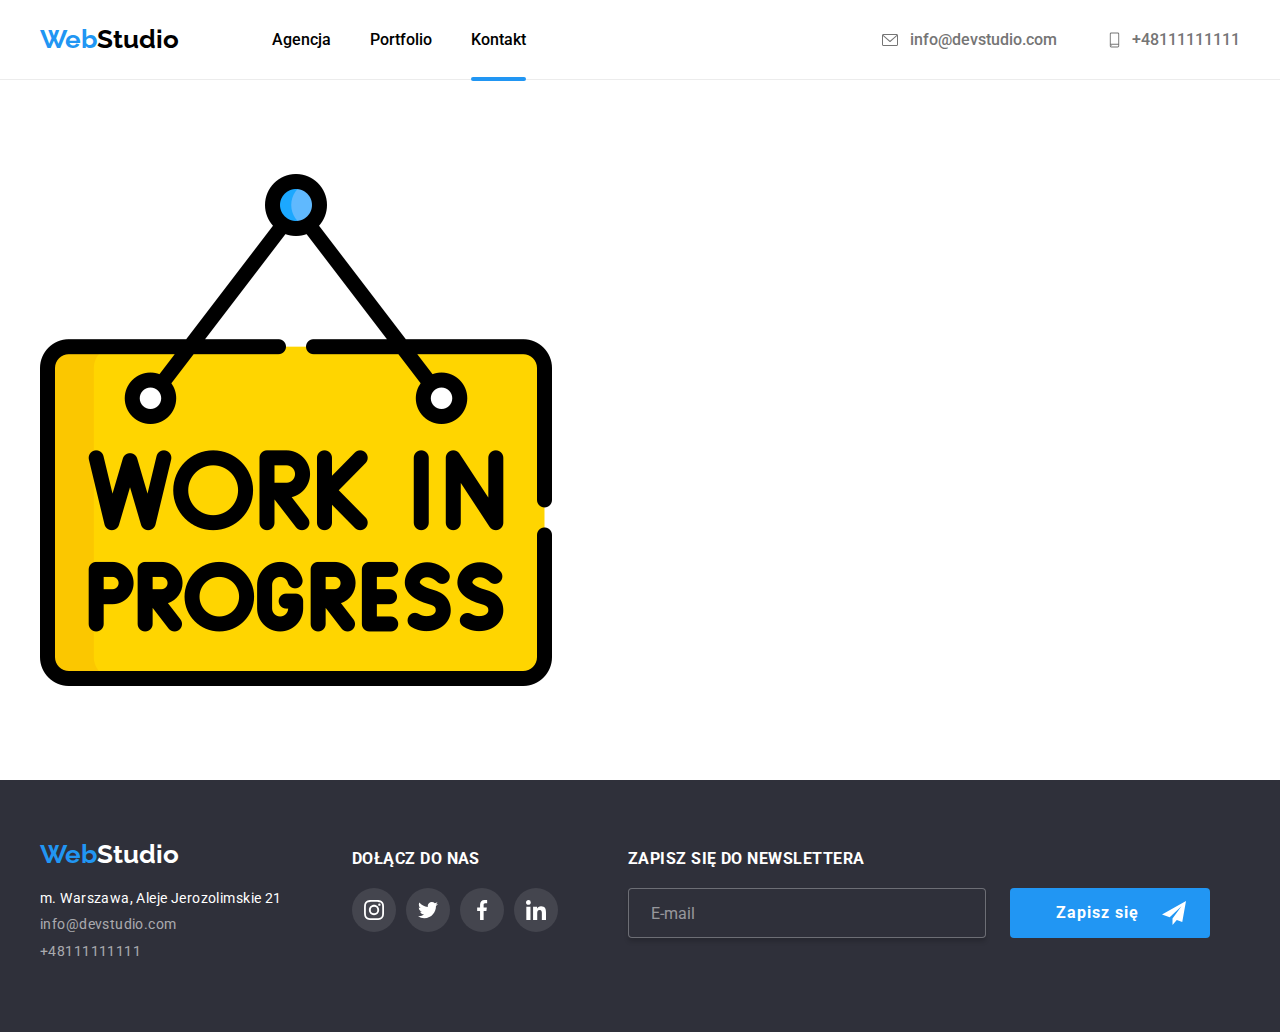
<file: kontakt.html>
<!DOCTYPE html>
<html lang="pl">
    <head>
        <meta charset="UTF-8" />
        <meta http-equiv="X-UA-Compatible" content="IE=edge" />
        <meta name="viewport" content="width=device-width, initial-scale=1.0" />
        <link
            rel="stylesheet"
            href="https://cdnjs.cloudflare.com/ajax/libs/modern-normalize/1.0.0/modern-normalize.min.css"
        />
        <link rel="stylesheet" href="css/main.css" />
        <title>Kontakt</title>
        <link rel="preconnect" href="https://fonts.googleapis.com" />
        <link rel="preconnect" href="https://fonts.gstatic.com" crossorigin />
        <link
            href="https://fonts.googleapis.com/css2?family=Raleway:wght@700&family=Roboto:wght@400;500;700;900&display=swap"
            rel="stylesheet"
        />
    </head>
    <body>
        <header class="header">
            <div class="container">
                <div class="header__page">
                    <div class="header__page-left">
                        <h2 id="header__logo">
                            <a href="index.html"
                                ><span class="header__logo-web">Web</span
                                ><span class="header__logo-studio"
                                    >Studio</span
                                ></a
                            >
                        </h2>
                        <nav class="header__navigation">
                            <ul>
                                <li>
                                    <a href="index.html">Agencja</a>
                                </li>
                                <li>
                                    <a href="portfolio.html">Portfolio</a>
                                </li>
                                <li>
                                    <a
                                        class="header__navigation header__navigation--stress"
                                        href="kontakt.html"
                                        >Kontakt</a
                                    >
                                </li>
                            </ul>
                        </nav>
                    </div>
                    <ul class="header__contacts">
                        <li>
                            <a
                                class="header__contacts-links"
                                href="mailto:info@devstudio.com"
                                ><svg width="20" height="16">
                                    <use
                                        href="images/icons.svg#icon-mail"
                                    ></use>
                                </svg>
                                info@devstudio.com</a
                            >
                        </li>
                        <li>
                            <a
                                class="header__contacts-links"
                                href="tel:+48111111111"
                                ><svg width="15" height="24">
                                    <use
                                        href="images/icons.svg#icon-smartphone"
                                    ></use>
                                </svg>
                                +48111111111</a
                            >
                        </li>
                    </ul>
                </div>
            </div>
        </header>
        <main>
            <div class="section container contact">
                <img
                    class="contact__main"
                    src="images/contact.png"
                    alt="Work in progress"
                />
            </div>
        </main>
        <footer class="footer">
            <div class="container">
                <div class="footer__page">
                    <div class="footer__contact">
                        <h2 id="fooder__logo">
                            <a href="index.html"
                                ><span class="footer__logo-web">Web</span
                                ><span class="footer__logo-studio"
                                    >Studio</span
                                ></a
                            >
                        </h2>
                        <address class="footer__adress">
                            m. Warszawa, Aleje Jerozolimskie 21
                        </address>
                        <ul class="footer__list">
                            <li>
                                <a href="mailto:info@devstudio.com">
                                    info@devstudio.com</a
                                >
                            </li>
                            <li>
                                <a href="tel:+48111111111">+48111111111</a>
                            </li>
                        </ul>
                    </div>
                    <div class="footer__socialmedia">
                        <p class="footer__socialmedia-title">dołącz do nas</p>
                        <ul class="footer__socialmedia-list">
                            <li class="footer__socialmedia-item">
                                <svg width="20" height="20">
                                    <use
                                        href="images/icons.svg#icon-instagram"
                                    ></use>
                                </svg>
                            </li>
                            <li class="footer__socialmedia-item">
                                <svg width="20" height="20">
                                    <use
                                        href="images/icons.svg#icon-twitter"
                                    ></use>
                                </svg>
                            </li>
                            <li class="footer__socialmedia-item">
                                <svg width="20" height="20">
                                    <use
                                        href="images/icons.svg#icon-facebook"
                                    ></use>
                                </svg>
                            </li>
                            <li class="footer__socialmedia-item">
                                <svg width="20" height="20">
                                    <use
                                        href="images/icons.svg#icon-linkedin"
                                    ></use>
                                </svg>
                            </li>
                        </ul>
                    </div>
                    <div class="footer__newsletter">
                        <p class="footer__newsletter-title">
                            Zapisz się do newslettera
                        </p>
                        <form name="footer__newsletter" autocomplete="on">
                            <input
                                class="footer__newsletter-email"
                                type="email"
                                name="newsletter-email"
                                placeholder="E-mail"
                                required
                            />
                            <input
                                class="footer__newsletter-submit"
                                type="submit"
                                name="newsletter-sumbit"
                                value="Zapisz się     "
                            /><svg class="footer__newsletter-icon">
                                <use href="images/icons.svg#icon-send"></use>
                            </svg>
                        </form>
                    </div>
                </div>
            </div>
        </footer>
    </body>
</html>
</file>
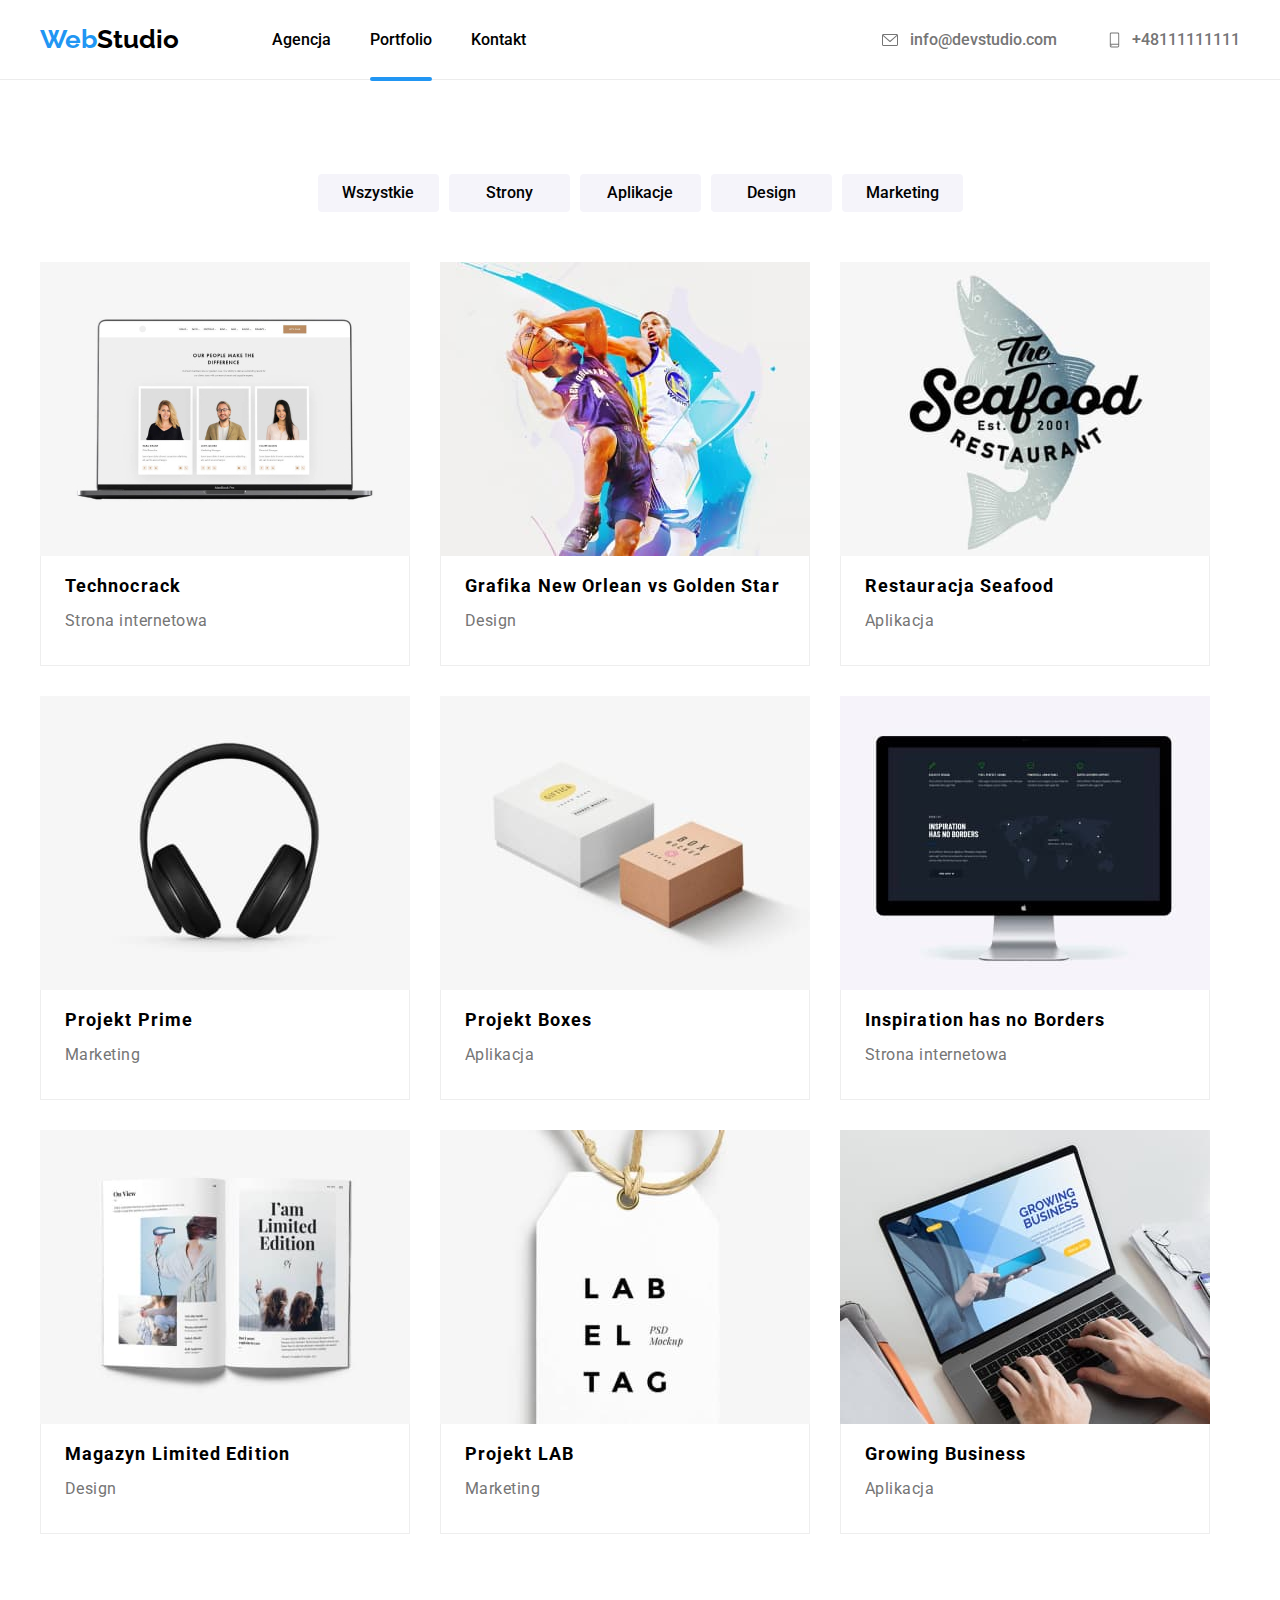
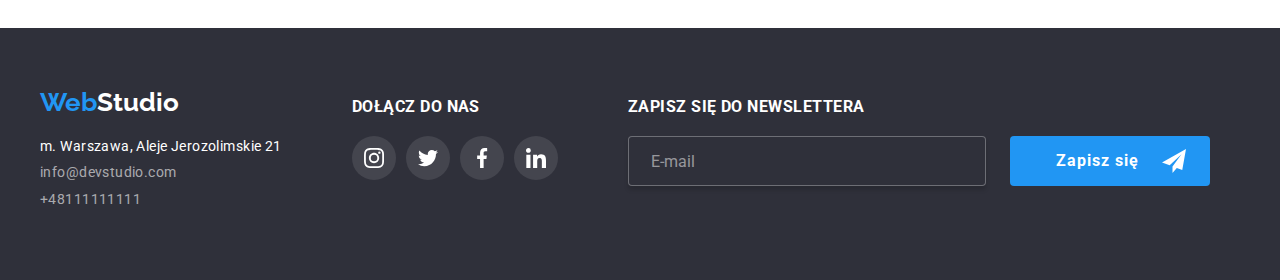
<file: portfolio.html>
<!DOCTYPE html>
<html lang="pl">
    <head>
        <meta charset="UTF-8" />
        <meta http-equiv="X-UA-Compatible" content="IE=edge" />
        <meta name="viewport" content="width=device-width, initial-scale=1.0" />
        <link
            rel="stylesheet"
            href="https://cdnjs.cloudflare.com/ajax/libs/modern-normalize/1.0.0/modern-normalize.min.css"
        />
        <link rel="stylesheet" href="css/main.css" />
        <title>Portfolio</title>
        <link rel="preconnect" href="https://fonts.googleapis.com" />
        <link rel="preconnect" href="https://fonts.gstatic.com" crossorigin />
        <link
            href="https://fonts.googleapis.com/css2?family=Raleway:wght@700&family=Roboto:wght@400;500;700;900&display=swap"
            rel="stylesheet"
        />
    </head>
    <body>
        <header class="header">
            <div class="container">
                <div class="header__page">
                    <div class="header__page-left">
                        <h2 id="header__logo">
                            <a href="index.html"
                                ><span class="header__logo-web">Web</span
                                ><span class="header__logo-studio"
                                    >Studio</span
                                ></a
                            >
                        </h2>
                        <nav class="header__navigation">
                            <ul>
                                <li>
                                    <a href="index.html">Agencja</a>
                                </li>
                                <li>
                                    <a
                                        class="header__navigation header__navigation--stress"
                                        href="portfolio.html"
                                        >Portfolio</a
                                    >
                                </li>
                                <li><a href="kontakt.html">Kontakt</a></li>
                            </ul>
                        </nav>
                    </div>
                    <ul class="header__contacts">
                        <li>
                            <a
                                class="header__contacts-links"
                                href="mailto:info@devstudio.com"
                                ><svg width="20" height="16">
                                    <use
                                        href="images/icons.svg#icon-mail"
                                    ></use>
                                </svg>
                                info@devstudio.com</a
                            >
                        </li>
                        <li>
                            <a
                                class="header__contacts-links"
                                href="tel:+48111111111"
                                ><svg width="15" height="24">
                                    <use
                                        href="images/icons.svg#icon-smartphone"
                                    ></use>
                                </svg>
                                +48111111111</a
                            >
                        </li>
                    </ul>
                </div>
            </div>
        </header>
        <main>
            <section class="section portfolio">
                <div class="container">
                    <ul class="portfolio__button-list">
                        <li>
                            <button
                                class="portfolio__button"
                                onclick="alert('klikam')"
                                type="button"
                            >
                                Wszystkie
                            </button>
                        </li>
                        <li>
                            <button
                                class="portfolio__button"
                                onclick="alert('klikam')"
                                type="button"
                            >
                                Strony
                            </button>
                        </li>
                        <li>
                            <button
                                class="portfolio__button"
                                onclick="alert('klikam')"
                                type="button"
                            >
                                Aplikacje
                            </button>
                        </li>
                        <li>
                            <button
                                class="portfolio__button"
                                onclick="alert('klikam')"
                                type="button"
                            >
                                Design
                            </button>
                        </li>
                        <li>
                            <button
                                class="portfolio__button"
                                onclick="alert('klikam')"
                                type="button"
                            >
                                Marketing
                            </button>
                        </li>
                    </ul>
                </div>
                <div class="container">
                    <ul class="portfolio__list">
                        <li>
                            <figure class="portfolio__figure">
                                <div class="portfolio__img">
                                    <img
                                        src="images/portfolio/Technocrack.jpg"
                                        alt="Technocrack"
                                        width="370"
                                        height="294"
                                    />
                                    <div class="portfolio__overlay">
                                        <p>
                                            Technocrack jest popularną platformą
                                            wykorzystywaną do rozpowszechniania
                                            koronawirusa. Firmy wykorzystują tę
                                            platformę do celów szpiegowskich i
                                            ataków na niezabezpieczone serwery
                                            konkurencji
                                        </p>
                                    </div>
                                </div>
                                <figcaption>
                                    <h4 class="portfolio__header">
                                        Technocrack
                                    </h4>
                                    <p class="portfolio__text">
                                        Strona internetowa
                                    </p>
                                </figcaption>
                            </figure>
                        </li>

                        <li>
                            <figure class="portfolio__figure">
                                <div class="portfolio__img">
                                    <img
                                        src="images/portfolio/Grafika_New_Orlean.jpg"
                                        alt="Grafika New Orlean vs Golden Star"
                                        width="370"
                                        height="294"
                                    />
                                    <div class="portfolio__overlay">
                                        <p>
                                            Technocrack jest popularną platformą
                                            wykorzystywaną do rozpowszechniania
                                            koronawirusa. Firmy wykorzystują tę
                                            platformę do celów szpiegowskich i
                                            ataków na niezabezpieczone serwery
                                            konkurencji
                                        </p>
                                    </div>
                                </div>
                                <figcaption>
                                    <h4 class="portfolio__header">
                                        Grafika New Orlean vs Golden Star
                                    </h4>
                                    <p class="portfolio__text">Design</p>
                                </figcaption>
                            </figure>
                        </li>

                        <li>
                            <figure class="portfolio__figure">
                                <div class="portfolio__img">
                                    <img
                                        src="images/portfolio/Restauracja_Seafood.jpg"
                                        alt="Restauracja Seafood"
                                        width="370"
                                        height="294"
                                    />
                                    <div class="portfolio__overlay">
                                        <p>
                                            Technocrack jest popularną platformą
                                            wykorzystywaną do rozpowszechniania
                                            koronawirusa. Firmy wykorzystują tę
                                            platformę do celów szpiegowskich i
                                            ataków na niezabezpieczone serwery
                                            konkurencji
                                        </p>
                                    </div>
                                </div>
                                <figcaption>
                                    <h4 class="portfolio__header">
                                        Restauracja Seafood
                                    </h4>
                                    <p class="portfolio__text">Aplikacja</p>
                                </figcaption>
                            </figure>
                        </li>

                        <li>
                            <figure class="portfolio__figure">
                                <div class="portfolio__img">
                                    <img
                                        src="images/portfolio/Projekt_Prime.jpg"
                                        alt="Projekt Prime"
                                        width="370"
                                        height="294"
                                    />
                                    <div class="portfolio__overlay">
                                        <p>
                                            Technocrack jest popularną platformą
                                            wykorzystywaną do rozpowszechniania
                                            koronawirusa. Firmy wykorzystują tę
                                            platformę do celów szpiegowskich i
                                            ataków na niezabezpieczone serwery
                                            konkurencji
                                        </p>
                                    </div>
                                </div>
                                <figcaption>
                                    <h4 class="portfolio__header">
                                        Projekt Prime
                                    </h4>
                                    <p class="portfolio__text">Marketing</p>
                                </figcaption>
                            </figure>
                        </li>

                        <li>
                            <figure class="portfolio__figure">
                                <div class="portfolio__img">
                                    <img
                                        src="images/portfolio/Projekt_Boxes.jpg"
                                        alt="Projekt Boxes"
                                        width="370"
                                        height="294"
                                    />
                                    <div class="portfolio__overlay">
                                        <p>
                                            Technocrack jest popularną platformą
                                            wykorzystywaną do rozpowszechniania
                                            koronawirusa. Firmy wykorzystują tę
                                            platformę do celów szpiegowskich i
                                            ataków na niezabezpieczone serwery
                                            konkurencji
                                        </p>
                                    </div>
                                </div>
                                <figcaption>
                                    <h4 class="portfolio__header">
                                        Projekt Boxes
                                    </h4>
                                    <p class="portfolio__text">Aplikacja</p>
                                </figcaption>
                            </figure>
                        </li>

                        <li>
                            <figure class="portfolio__figure">
                                <div class="portfolio__img">
                                    <img
                                        src="images/portfolio/Inspiration.jpg"
                                        alt="Inspiration has no Borders"
                                        width="370"
                                        height="294"
                                    />
                                    <div class="portfolio__overlay">
                                        <p>
                                            Technocrack jest popularną platformą
                                            wykorzystywaną do rozpowszechniania
                                            koronawirusa. Firmy wykorzystują tę
                                            platformę do celów szpiegowskich i
                                            ataków na niezabezpieczone serwery
                                            konkurencji
                                        </p>
                                    </div>
                                </div>
                                <figcaption>
                                    <h4 class="portfolio__header">
                                        Inspiration has no Borders
                                    </h4>
                                    <p class="portfolio__text">
                                        Strona internetowa
                                    </p>
                                </figcaption>
                            </figure>
                        </li>

                        <li>
                            <figure class="portfolio__figure">
                                <div class="portfolio__img">
                                    <img
                                        src="images/portfolio/Magazyn.jpg"
                                        alt="Magazyn Limited Edition"
                                        width="370"
                                        height="294"
                                    />
                                    <div class="portfolio__overlay">
                                        <p>
                                            Technocrack jest popularną platformą
                                            wykorzystywaną do rozpowszechniania
                                            koronawirusa. Firmy wykorzystują tę
                                            platformę do celów szpiegowskich i
                                            ataków na niezabezpieczone serwery
                                            konkurencji
                                        </p>
                                    </div>
                                </div>
                                <figcaption>
                                    <h4 class="portfolio__header">
                                        Magazyn Limited Edition
                                    </h4>
                                    <p class="portfolio__text">Design</p>
                                </figcaption>
                            </figure>
                        </li>

                        <li>
                            <figure class="portfolio__figure">
                                <div class="portfolio__img">
                                    <img
                                        src="images/portfolio/Projekt_LAB.jpg"
                                        alt="Projekt LAB"
                                        width="370"
                                        height="294"
                                    />
                                    <div class="portfolio__overlay">
                                        <p>
                                            Technocrack jest popularną platformą
                                            wykorzystywaną do rozpowszechniania
                                            koronawirusa. Firmy wykorzystują tę
                                            platformę do celów szpiegowskich i
                                            ataków na niezabezpieczone serwery
                                            konkurencji
                                        </p>
                                    </div>
                                </div>
                                <figcaption>
                                    <h4 class="portfolio__header">
                                        Projekt LAB
                                    </h4>
                                    <p class="portfolio__text">Marketing</p>
                                </figcaption>
                            </figure>
                        </li>

                        <li>
                            <figure class="portfolio__figure">
                                <div class="portfolio__img">
                                    <img
                                        src="images/portfolio/Growin_Buisness.jpg"
                                        alt="Growing Business"
                                        width="370"
                                        height="294"
                                    />
                                    <div class="portfolio__overlay">
                                        <p>
                                            Technocrack jest popularną platformą
                                            wykorzystywaną do rozpowszechniania
                                            koronawirusa. Firmy wykorzystują tę
                                            platformę do celów szpiegowskich i
                                            ataków na niezabezpieczone serwery
                                            konkurencji
                                        </p>
                                    </div>
                                </div>
                                <figcaption>
                                    <h4 class="portfolio__header">
                                        Growing Business
                                    </h4>
                                    <p class="portfolio__text">Aplikacja</p>
                                </figcaption>
                            </figure>
                        </li>
                    </ul>
                </div>
            </section>
        </main>
        <footer class="footer">
            <div class="container">
                <div class="footer__page">
                    <div class="footer__contact">
                        <h2 id="fooder__logo">
                            <a href="index.html"
                                ><span class="footer__logo-web">Web</span
                                ><span class="footer__logo-studio"
                                    >Studio</span
                                ></a
                            >
                        </h2>
                        <address class="footer__adress">
                            m. Warszawa, Aleje Jerozolimskie 21
                        </address>
                        <ul class="footer__list">
                            <li>
                                <a href="mailto:info@devstudio.com">
                                    info@devstudio.com</a
                                >
                            </li>
                            <li>
                                <a href="tel:+48111111111">+48111111111</a>
                            </li>
                        </ul>
                    </div>
                    <div class="footer__socialmedia">
                        <p class="footer__socialmedia-title">dołącz do nas</p>
                        <ul class="footer__socialmedia-list">
                            <li class="footer__socialmedia-item">
                                <svg width="20" height="20">
                                    <use
                                        href="images/icons.svg#icon-instagram"
                                    ></use>
                                </svg>
                            </li>
                            <li class="footer__socialmedia-item">
                                <svg width="20" height="20">
                                    <use
                                        href="images/icons.svg#icon-twitter"
                                    ></use>
                                </svg>
                            </li>
                            <li class="footer__socialmedia-item">
                                <svg width="20" height="20">
                                    <use
                                        href="images/icons.svg#icon-facebook"
                                    ></use>
                                </svg>
                            </li>
                            <li class="footer__socialmedia-item">
                                <svg width="20" height="20">
                                    <use
                                        href="images/icons.svg#icon-linkedin"
                                    ></use>
                                </svg>
                            </li>
                        </ul>
                    </div>
                    <div class="footer__newsletter">
                        <p class="footer__newsletter-title">
                            Zapisz się do newslettera
                        </p>
                        <form name="footer__newsletter" autocomplete="on">
                            <input
                                class="footer__newsletter-email"
                                type="email"
                                name="newsletter-email"
                                placeholder="E-mail"
                                required
                            />
                            <input
                                class="footer__newsletter-submit"
                                type="submit"
                                name="newsletter-sumbit"
                                value="Zapisz się     "
                            /><svg class="footer__newsletter-icon">
                                <use href="images/icons.svg#icon-send"></use>
                            </svg>
                        </form>
                    </div>
                </div>
            </div>
        </footer>
    </body>
</html>
</file>
<file: css/main.css>
body {
  font-family: "Roboto", sans-serif;
  color: var(--black-color);
}

*,
*::before,
*::after {
  -webkit-box-sizing: border-box;
          box-sizing: border-box;
  margin: 0;
  padding: 0;
}

.ul {
  padding: 0;
  margin: 0;
  list-style: none;
}

.section {
  padding-bottom: 94px;
  padding-top: 94px;
}

.container {
  max-width: 1200px;
  margin: auto;
}

.header {
  border-bottom: 1px solid #ececec;
  height: 80px;
}
.header__page {
  display: -webkit-box;
  display: -ms-flexbox;
  display: flex;
  -webkit-box-pack: justify;
      -ms-flex-pack: justify;
          justify-content: space-between;
  -webkit-box-align: center;
      -ms-flex-align: center;
          align-items: center;
}
.header__page-left {
  display: -webkit-box;
  display: -ms-flexbox;
  display: flex;
  -webkit-box-orient: horizontal;
  -webkit-box-direction: normal;
      -ms-flex-direction: row;
          flex-direction: row;
  -webkit-box-pack: justify;
      -ms-flex-pack: justify;
          justify-content: space-between;
  -webkit-box-align: center;
      -ms-flex-align: center;
          align-items: center;
  padding-top: 22px;
}
.header__logo-web {
  color: #2196f3;
}
.header__logo-studio {
  color: #000000;
}
.header__navigation ul {
  list-style-type: none;
  display: -webkit-box;
  display: -ms-flexbox;
  display: flex;
  -webkit-box-pack: justify;
      -ms-flex-pack: justify;
          justify-content: space-between;
  width: 254px;
}
.header__navigation a {
  text-decoration: none;
  color: #000000;
  font-weight: 500;
  line-height: 1.38;
  position: relative;
}
.header__navigation a a:hover, .header__navigation a a:focus {
  color: #2196f3;
  fill: #2196f3;
  -webkit-transition: color 250ms;
  transition: color 250ms;
  -webkit-transition-timing-function: cubic-bezier(0.4, 0, 0.2, 1);
          transition-timing-function: cubic-bezier(0.4, 0, 0.2, 1);
}
.header__navigation--stress::after {
  content: "";
  position: absolute;
  background: #2196f3;
  height: 4px;
  border-radius: 2px;
  bottom: 0;
  left: 0;
  right: 0;
  top: 47px;
}
.header__contacts {
  list-style-type: none;
  display: -webkit-box;
  display: -ms-flexbox;
  display: flex;
  gap: 50px;
  padding-top: 22px;
}
.header__contacts a {
  display: -webkit-box;
  display: -ms-flexbox;
  display: flex;
  -webkit-box-align: center;
      -ms-flex-align: center;
          align-items: center;
}
.header__contacts-links {
  text-decoration: none;
  font-weight: 500;
  color: #757575;
  line-height: 1.71;
  fill: #757575;
}
.header__contacts-links:hover, .header__contacts-links:focus {
  color: #2196f3;
  fill: #2196f3;
  -webkit-transition: color 250ms;
  transition: color 250ms;
  -webkit-transition-timing-function: cubic-bezier(0.4, 0, 0.2, 1);
          transition-timing-function: cubic-bezier(0.4, 0, 0.2, 1);
}

#header__logo a {
  text-decoration: none;
  font-family: "Raleway", sans-serif;
  font-size: 26px;
  font-weight: 700;
  line-height: 1.38;
  margin-right: 93px;
}

.header svg {
  margin-right: 10px;
}

.slider {
  background: rgba(47, 48, 58, 0.4);
  background-image: -webkit-gradient(linear, left top, left bottom, from(rgba(47, 48, 58, 0.4)), to(rgba(47, 48, 58, 0.4))), url(/goit-markup-hw-04/images/background-image.jpg);
  background-image: linear-gradient(rgba(47, 48, 58, 0.4), rgba(47, 48, 58, 0.4)), url(/goit-markup-hw-04/images/background-image.jpg);
  background-position: center;
  background-repeat: no-repeat;
  background-size: cover;
  -webkit-box-align: center;
      -ms-flex-align: center;
          align-items: center;
  height: 600px;
  padding-top: 200px;
}
.slider__solution {
  text-align: center;
}
.slider__solution-header {
  color: #ffffff;
  font-weight: 900;
  font-size: 44px;
  text-align: center;
  width: 696px;
  height: 120px;
  letter-spacing: 0.06em;
  text-transform: uppercase;
  margin: auto;
}
.slider__solution-button {
  width: 200px;
  height: 50px;
  border: none;
  background-color: #2196f3;
  font-weight: 700;
  font-size: 16px;
  line-height: 1.9;
  text-align: center;
  letter-spacing: 0.06em;
  cursor: pointer;
  color: #ffffff;
  -webkit-box-shadow: 0px 4px 4px rgba(0, 0, 0, 0.15);
          box-shadow: 0px 4px 4px rgba(0, 0, 0, 0.15);
  border-radius: 4px;
  margin-top: 30px;
}

.features {
  background-color: #ffffff;
}
.features__list {
  list-style-type: none;
  display: -webkit-box;
  display: -ms-flexbox;
  display: flex;
  gap: 30px;
}
.features__svg {
  display: -webkit-box;
  display: -ms-flexbox;
  display: flex;
  width: 100%;
  height: 120px;
  -webkit-box-pack: center;
      -ms-flex-pack: center;
          justify-content: center;
  -webkit-box-align: center;
      -ms-flex-align: center;
          align-items: center;
  background: #f5f4fa;
  border-radius: 4px;
  margin-bottom: 30px;
}
.features__list li {
  -webkit-box-flex: 1;
      -ms-flex-positive: 1;
          flex-grow: 1;
}
.features__title {
  font-weight: 700;
  font-size: 14px;
  letter-spacing: 0.03em;
  line-height: 1.1;
  text-transform: uppercase;
  margin: 0;
}
.features__text {
  font-size: 14px;
  letter-spacing: 0.03em;
  color: #757575;
  line-height: 1.7;
  margin-top: 10px;
  margin-bottom: 0;
}

.whatwedo {
  padding-top: 0%;
  background-color: #ffffff;
}
.whatwedo__header {
  font-size: 36px;
  font-weight: 700;
  letter-spacing: 0.03em;
  text-align: center;
  line-height: 1.17;
  padding-bottom: 50px;
}
.whatwedo__list {
  display: -webkit-box;
  display: -ms-flexbox;
  display: flex;
  gap: 30px;
  list-style-type: none;
}
.whatwedo__list li {
  position: relative;
  -webkit-box-flex: 1;
      -ms-flex-positive: 1;
          flex-grow: 1;
}
.whatwedo__figure img {
  width: 100%;
  height: auto;
}
.whatwedo__figure {
  display: -webkit-box;
  display: -ms-flexbox;
  display: flex;
  padding: 0;
}
.whatwedo__figcaption {
  background-color: rgba(47, 48, 58, 0.4);
  position: absolute;
  font-weight: 700;
  text-align: center;
  letter-spacing: 0.03em;
  text-transform: uppercase;
  color: #ffffff;
  padding-top: 27px;
  width: 100%;
  height: 70px;
  bottom: 0px;
}

.team {
  background-color: #f5f4fa;
  padding-top: 94px;
}
.team__header {
  font-weight: 700;
  font-size: 36px;
  letter-spacing: 0.03em;
  text-align: center;
  line-height: 1.17;
  margin-top: 0;
  padding-bottom: 50px;
}
.team__list {
  display: -webkit-box;
  display: -ms-flexbox;
  display: flex;
  gap: 30px;
  list-style-type: none;
}
.team__figure {
  width: 100%;
  -webkit-box-shadow: 0px 1px 3px rgba(0, 0, 0, 0.12), 0px 1px 1px rgba(0, 0, 0, 0.14), 0px 2px 1px rgba(0, 0, 0, 0.2);
          box-shadow: 0px 1px 3px rgba(0, 0, 0, 0.12), 0px 1px 1px rgba(0, 0, 0, 0.14), 0px 2px 1px rgba(0, 0, 0, 0.2);
  background-color: #ffffff;
  margin: 0;
}
.team__item-header {
  font-weight: 500;
  font-size: 16px;
  text-align: center;
  letter-spacing: 0.03em;
  padding-top: 30px;
  padding-bottom: 10px;
}
.team__item-description {
  font-size: 16px;
  text-align: center;
  letter-spacing: 0.03em;
  color: #757575;
}
.team__figure img {
  width: 100%;
  height: auto;
}
.team__item {
  -webkit-box-flex: 1;
      -ms-flex-positive: 1;
          flex-grow: 1;
}
.team__socialmedia {
  margin-top: 25px;
  padding-bottom: 35px;
}
.team__socialmedia-list {
  display: -webkit-box;
  display: -ms-flexbox;
  display: flex;
  -webkit-box-pack: center;
      -ms-flex-pack: center;
          justify-content: center;
}
.team__socialmedia-item {
  width: 40px;
  height: 40px;
  margin: 0 10px;
  display: -webkit-inline-box;
  display: -ms-inline-flexbox;
  display: inline-flex;
  -webkit-box-pack: center;
      -ms-flex-pack: center;
          justify-content: center;
  -webkit-box-align: center;
      -ms-flex-align: center;
          align-items: center;
  border-radius: 50px;
  cursor: pointer;
  fill: #afb1b8;
}
.team__socialmedia-item:hover, .team__socialmedia-item:focus {
  fill: #ffffff;
  background-color: #2196f3;
  -webkit-transition: color 250ms;
  transition: color 250ms;
  -webkit-transition-timing-function: cubic-bezier(0.4, 0, 0.2, 1);
          transition-timing-function: cubic-bezier(0.4, 0, 0.2, 1);
}

.customers {
  background-color: #ffffff;
}
.customers__header {
  font-size: 36px;
  font-weight: 700;
  letter-spacing: 0.03em;
  text-align: center;
  line-height: 1.17;
  padding-bottom: 50px;
}
.customers__list {
  display: -webkit-box;
  display: -ms-flexbox;
  display: flex;
  gap: 30px;
}
.customers__item {
  width: 170px;
  height: 92px;
  border: 1px solid #afb1b8;
  border-radius: 4px;
  display: -webkit-box;
  display: -ms-flexbox;
  display: flex;
  -webkit-box-pack: center;
      -ms-flex-pack: center;
          justify-content: center;
  -webkit-box-align: center;
      -ms-flex-align: center;
          align-items: center;
  cursor: pointer;
  fill: #afb1b8;
}
.customers__item:hover, .customers__item:focus {
  fill: #2196f3;
  border-color: #2196f3;
  -webkit-transition: color 250ms;
  transition: color 250ms;
  -webkit-transition-timing-function: cubic-bezier(0.4, 0, 0.2, 1);
          transition-timing-function: cubic-bezier(0.4, 0, 0.2, 1);
}

.footer {
  background-color: #2f303a;
  width: 100%;
  height: 252px;
}
.footer__page {
  display: -webkit-box;
  display: -ms-flexbox;
  display: flex;
}
.footer__contact {
  padding-top: 60px;
  display: -webkit-box;
  display: -ms-flexbox;
  display: flex;
  -webkit-box-orient: vertical;
  -webkit-box-direction: normal;
      -ms-flex-direction: column;
          flex-direction: column;
}
.footer__logo-web {
  color: #2196f3;
}
.footer__logo-studio {
  color: #ffffff;
}
.footer__adress {
  color: #ffffff;
  font-size: 14px;
  vertical-align: top;
  letter-spacing: 0.03em;
  font-style: normal;
  padding-bottom: 9px;
  padding-top: 20px;
}
.footer__list {
  list-style-type: none;
  display: -webkit-box;
  display: -ms-flexbox;
  display: flex;
  -webkit-box-orient: vertical;
  -webkit-box-direction: normal;
      -ms-flex-direction: column;
          flex-direction: column;
}
.footer__list a:hover {
  color: #2196f3;
  -webkit-transition: color 250ms;
  transition: color 250ms;
  -webkit-transition-timing-function: cubic-bezier(0.4, 0, 0.2, 1);
          transition-timing-function: cubic-bezier(0.4, 0, 0.2, 1);
}
.footer__list a:focus {
  color: #2196f3;
  -webkit-transition: color 250ms;
  transition: color 250ms;
  -webkit-transition-timing-function: cubic-bezier(0.4, 0, 0.2, 1);
          transition-timing-function: cubic-bezier(0.4, 0, 0.2, 1);
}
.footer__list li {
  padding-bottom: 9px;
}
.footer__list a {
  text-decoration: none;
  color: rgba(255, 255, 255, 0.6);
  font-style: normal;
  letter-spacing: 0.03em;
  font-size: 14px;
}
.footer__socialmedia {
  padding-left: 70px;
  padding-top: 70px;
}
.footer__socialmedia-title {
  font-weight: 700;
  line-height: 1.14;
  letter-spacing: 0.03em;
  text-transform: uppercase;
  color: #ffffff;
}
.footer__socialmedia-list {
  display: -webkit-box;
  display: -ms-flexbox;
  display: flex;
  padding-top: 20px;
  gap: 10px;
}
.footer__socialmedia-item {
  width: 44px;
  height: 44px;
  display: -webkit-inline-box;
  display: -ms-inline-flexbox;
  display: inline-flex;
  -webkit-box-pack: center;
      -ms-flex-pack: center;
          justify-content: center;
  -webkit-box-align: center;
      -ms-flex-align: center;
          align-items: center;
  border-radius: 50px;
  fill: #ffffff;
  background: rgba(255, 255, 255, 0.1);
}
.footer__socialmedia-item:hover, .footer__socialmedia-item:focus {
  fill: #ffffff;
  background-color: #2196f3;
  -webkit-transition: color 250ms;
  transition: color 250ms;
  -webkit-transition-timing-function: cubic-bezier(0.4, 0, 0.2, 1);
          transition-timing-function: cubic-bezier(0.4, 0, 0.2, 1);
}
.footer__newsletter {
  padding-left: 70px;
  padding-top: 70px;
}
.footer__newsletter-title {
  font-weight: 700;
  line-height: 1.14;
  letter-spacing: 0.03em;
  text-transform: uppercase;
  color: #ffffff;
  padding-bottom: 20px;
}
.footer__newsletter form {
  position: relative;
  display: -webkit-inline-box;
  display: -ms-inline-flexbox;
  display: inline-flex;
  gap: 24px;
}
.footer__newsletter-email {
  width: 358px;
  height: 50px;
  padding-left: 22px;
  background-color: #2f303a;
  color: #ffffff;
  border: 1px solid rgba(255, 255, 255, 0.3);
  -webkit-box-shadow: 0px 4px 4px rgba(0, 0, 0, 0.15);
          box-shadow: 0px 4px 4px rgba(0, 0, 0, 0.15);
  border-radius: 4px;
  -webkit-transition: -webkit-transform 250ms ease-in, -webkit-box-shadow 250ms ease-in;
  transition: -webkit-transform 250ms ease-in, -webkit-box-shadow 250ms ease-in;
  transition: transform 250ms ease-in, box-shadow 250ms ease-in;
  transition: transform 250ms ease-in, box-shadow 250ms ease-in, -webkit-transform 250ms ease-in, -webkit-box-shadow 250ms ease-in;
}
.footer__newsletter-email::-webkit-input-placeholder {
  color: rgba(255, 255, 255, 0.5);
}
.footer__newsletter-email::-moz-placeholder {
  color: rgba(255, 255, 255, 0.5);
}
.footer__newsletter-email:-ms-input-placeholder {
  color: rgba(255, 255, 255, 0.5);
}
.footer__newsletter-email::-ms-input-placeholder {
  color: rgba(255, 255, 255, 0.5);
}
.footer__newsletter-email::placeholder {
  color: rgba(255, 255, 255, 0.5);
}
.footer__newsletter-email:focus {
  outline: none;
  border: 2px solid;
  border-color: #2196f3;
}
.footer__newsletter-submit {
  width: 200px;
  height: 50px;
  background-color: #2196f3;
  border: none;
  border-radius: 4px;
  color: #ffffff;
  font-weight: 700;
  font-size: 16px;
  text-align: center;
  letter-spacing: 0.06em;
  -webkit-transition: -webkit-transform 750ms cubic-bezier(0.175, 0.885, 0.32, 1.275);
  transition: -webkit-transform 750ms cubic-bezier(0.175, 0.885, 0.32, 1.275);
  transition: transform 750ms cubic-bezier(0.175, 0.885, 0.32, 1.275);
  transition: transform 750ms cubic-bezier(0.175, 0.885, 0.32, 1.275), -webkit-transform 750ms cubic-bezier(0.175, 0.885, 0.32, 1.275);
  cursor: pointer;
}
.footer__newsletter-icon {
  position: absolute;
  width: 24px;
  height: 24px;
  fill: #ffffff;
  right: 4%;
  top: 26%;
  -webkit-transition: -webkit-transform 1000ms ease-out;
  transition: -webkit-transform 1000ms ease-out;
  transition: transform 1000ms ease-out;
  transition: transform 1000ms ease-out, -webkit-transform 1000ms ease-out;
}
.footer__newsletter-submit:hover + .footer__newsletter-icon {
  -webkit-transform: translate(20px, -10px) scale(0.9);
          transform: translate(20px, -10px) scale(0.9);
}

#fooder__logo a {
  text-decoration: none;
  font-family: Raleway;
  font-size: 26px;
  font-weight: 700;
}

.portfolio {
  background-color: #ffffff;
}
.portfolio__button-list {
  list-style-type: none;
  display: -webkit-box;
  display: -ms-flexbox;
  display: flex;
  margin-bottom: 50px;
  gap: 10px;
  -webkit-box-pack: center;
      -ms-flex-pack: center;
          justify-content: center;
}
.portfolio__button {
  width: 121px;
  height: 38px;
  border: none;
  background-color: #f5f4fa;
  font-weight: 500;
  font-size: 16px;
  text-align: center;
  cursor: pointer;
  color: #000000;
  border-radius: 4px;
}
.portfolio__button:hover, .portfolio__button:focus {
  color: #ffffff;
  background-color: #2196f3;
  -webkit-box-shadow: 0px 3px 1px rgba(0, 0, 0, 0.1), 0px 1px 2px rgba(0, 0, 0, 0.08), 0px 2px 2px rgba(0, 0, 0, 0.12);
          box-shadow: 0px 3px 1px rgba(0, 0, 0, 0.1), 0px 1px 2px rgba(0, 0, 0, 0.08), 0px 2px 2px rgba(0, 0, 0, 0.12);
  border-radius: 4px;
  -webkit-transition: color 250ms;
  transition: color 250ms;
  -webkit-transition-timing-function: cubic-bezier(0.4, 0, 0.2, 1);
          transition-timing-function: cubic-bezier(0.4, 0, 0.2, 1);
}
.portfolio__list {
  list-style-type: none;
  display: -webkit-box;
  display: -ms-flexbox;
  display: flex;
  -ms-flex-wrap: wrap;
      flex-wrap: wrap;
  gap: 30px;
}
.portfolio__list figcaption {
  background-color: #ffffff;
  border-bottom: 1px solid #eeeeee;
  border-right: 1px solid #eeeeee;
  border-left: 1px solid #eeeeee;
  height: 110px;
}
.portfolio__list figure {
  font-size: 0;
}
.portfolio__figure {
  width: 370px;
  height: 100%;
  margin: 0;
  cursor: pointer;
  position: relative;
  overflow: hidden;
}
.portfolio__figure:hover, .portfolio__figure:focus {
  -webkit-box-shadow: 0px 1px 1px 0px rgba(0, 0, 0, 0.12), 0px 4px 4px 0px rgba(0, 0, 0, 0.06), 1px 4px 6px 0px rgba(0, 0, 0, 0.16);
          box-shadow: 0px 1px 1px 0px rgba(0, 0, 0, 0.12), 0px 4px 4px 0px rgba(0, 0, 0, 0.06), 1px 4px 6px 0px rgba(0, 0, 0, 0.16);
  -webkit-transition: color 250ms;
  transition: color 250ms;
  -webkit-transition-timing-function: cubic-bezier(0.4, 0, 0.2, 1);
          transition-timing-function: cubic-bezier(0.4, 0, 0.2, 1);
}
.portfolio__header {
  font-weight: 700;
  font-size: 18px;
  letter-spacing: 0.06em;
  margin: 0;
  padding-left: 24px;
  padding-top: 20px;
}
.portfolio__text {
  color: #757575;
  font-size: 16px;
  letter-spacing: 0.03em;
  margin: 0;
  padding-left: 24px;
  padding-top: 15px;
  height: 110px;
}
.portfolio__img {
  position: relative;
  overflow: hidden;
}
.portfolio__figure:hover .portfolio__overlay {
  -webkit-transform: translatey(0);
          transform: translatey(0);
}
.portfolio__overlay {
  position: absolute;
  display: -webkit-box;
  display: -ms-flexbox;
  display: flex;
  bottom: 0;
  left: 0;
  width: 100%;
  height: 100%;
  background: #2196f3;
  -webkit-transform: translatey(100%);
          transform: translatey(100%);
  -webkit-transition: -webkit-transform 250ms ease;
  transition: -webkit-transform 250ms ease;
  transition: transform 250ms ease;
  transition: transform 250ms ease, -webkit-transform 250ms ease;
  -webkit-box-align: center;
      -ms-flex-align: center;
          align-items: center;
}
.portfolio__overlay p {
  color: #ffffff;
  font-size: 18px;
  line-height: 1.55;
  letter-spacing: 0.03em;
  padding: 49px 45px 49px 24px;
}

.modal {
  position: fixed;
  top: 0;
  left: 0;
  width: 100%;
  height: 100%;
  background-color: rgba(0, 0, 0, 0.2);
  -webkit-transition: opacity 250ms linear, visibility 250ms linear, -webkit-transform 250ms linear;
  transition: opacity 250ms linear, visibility 250ms linear, -webkit-transform 250ms linear;
  transition: transform 250ms linear, opacity 250ms linear, visibility 250ms linear;
  transition: transform 250ms linear, opacity 250ms linear, visibility 250ms linear, -webkit-transform 250ms linear;
  display: -webkit-box;
  display: -ms-flexbox;
  display: flex;
  -webkit-box-pack: center;
      -ms-flex-pack: center;
          justify-content: center;
  -webkit-box-align: center;
      -ms-flex-align: center;
          align-items: center;
  z-index: 3;
}
.modal__section {
  position: absolute;
  width: 528px;
  min-height: 581px;
  border-radius: 4px;
  background-color: #ffffff;
  -webkit-box-shadow: 0px 1px 3px rgba(0, 0, 0, 0.12), 0px 1px 1px rgba(0, 0, 0, 0.14), 0px 2px 1px rgba(0, 0, 0, 0.2);
          box-shadow: 0px 1px 3px rgba(0, 0, 0, 0.12), 0px 1px 1px rgba(0, 0, 0, 0.14), 0px 2px 1px rgba(0, 0, 0, 0.2);
  -webkit-transition: -webkit-transform 250ms cubic-bezier(0.4, 0, 0.2, 1);
  transition: -webkit-transform 250ms cubic-bezier(0.4, 0, 0.2, 1);
  transition: transform 250ms cubic-bezier(0.4, 0, 0.2, 1);
  transition: transform 250ms cubic-bezier(0.4, 0, 0.2, 1), -webkit-transform 250ms cubic-bezier(0.4, 0, 0.2, 1);
}
.modal__exit {
  position: absolute;
  top: 8px;
  right: 8px;
  width: 30px;
  height: 30px;
  background-color: #ffffff;
  border: 1px solid rgba(0, 0, 0, 0.1);
  border-radius: 50%;
  cursor: pointer;
  padding: 0;
  line-height: 29px;
}
.modal__exit:hover {
  background-color: #2196f3;
  color: #ffffff;
  -webkit-box-shadow: 0px 1px 3px rgba(0, 0, 0, 0.12), 0px 1px 1px rgba(0, 0, 0, 0.14), 0px 2px 1px rgba(0, 0, 0, 0.2);
          box-shadow: 0px 1px 3px rgba(0, 0, 0, 0.12), 0px 1px 1px rgba(0, 0, 0, 0.14), 0px 2px 1px rgba(0, 0, 0, 0.2);
  -webkit-transition: -webkit-transform 250ms cubic-bezier(0.4, 0, 0.2, 1);
  transition: -webkit-transform 250ms cubic-bezier(0.4, 0, 0.2, 1);
  transition: transform 250ms cubic-bezier(0.4, 0, 0.2, 1);
  transition: transform 250ms cubic-bezier(0.4, 0, 0.2, 1), -webkit-transform 250ms cubic-bezier(0.4, 0, 0.2, 1);
}
.modal__form {
  display: -webkit-box;
  display: -ms-flexbox;
  display: flex;
  -webkit-box-orient: vertical;
  -webkit-box-direction: normal;
      -ms-flex-direction: column;
          flex-direction: column;
}
.modal__form-contacts {
  display: -webkit-box;
  display: -ms-flexbox;
  display: flex;
  -webkit-box-orient: vertical;
  -webkit-box-direction: normal;
      -ms-flex-direction: column;
          flex-direction: column;
  padding: 40px;
}
.modal__form-header {
  font-weight: 700;
  font-size: 20px;
  text-align: center;
  padding-bottom: 12px;
}
.modal__form-label {
  position: relative;
  padding-bottom: 10px;
  -webkit-transition-duration: 250ms;
          transition-duration: 250ms;
  -webkit-transition-timing-function: cubic-bezier(0.4, 0, 0.2, 1);
          transition-timing-function: cubic-bezier(0.4, 0, 0.2, 1);
  text-align: left;
}
.modal__form-label:focus-within {
  fill: #2196f3;
}
.modal__form-label span {
  padding-bottom: 4px;
  font-size: 12px;
  line-height: 14px;
  letter-spacing: 0.01em;
  color: #757575;
}
.modal__form-svg {
  position: absolute;
  bottom: 22px;
  left: 12px;
}
.modal__form-input {
  width: 448px;
  border: 1px solid rgba(33, 33, 33, 0.2);
  border-radius: 4px;
  padding: 12px 12px 12px 42px;
  -webkit-transition-duration: 250ms;
          transition-duration: 250ms;
  -webkit-transition-timing-function: cubic-bezier(0.4, 0, 0.2, 1);
          transition-timing-function: cubic-bezier(0.4, 0, 0.2, 1);
}
.modal__form-textarea {
  width: 448px;
  border: 1px solid rgba(33, 33, 33, 0.2);
  border-radius: 4px;
  padding: 12px 16px;
  font-size: 12px;
  line-height: 14px;
  letter-spacing: 0.01em;
  -webkit-transition-duration: 250ms;
          transition-duration: 250ms;
  -webkit-transition-timing-function: cubic-bezier(0.4, 0, 0.2, 1);
          transition-timing-function: cubic-bezier(0.4, 0, 0.2, 1);
}
.modal__form-textarea:focus {
  outline: none;
  border-color: #2196f3;
}
.modal__form-button {
  display: -webkit-box;
  display: -ms-flexbox;
  display: flex;
  -webkit-box-pack: center;
      -ms-flex-pack: center;
          justify-content: center;
  padding-top: 30px;
}
.modal__form-submit {
  color: #ffffff;
  background-color: #2196f3;
  padding: 10px 76px;
  border: none;
  cursor: pointer;
  font-weight: 700;
  font-size: 16px;
  line-height: 30px;
  letter-spacing: 0.06em;
  border-radius: 4px;
  -webkit-box-shadow: 0px 1px 3px rgba(0, 0, 0, 0.12), 0px 1px 1px rgba(0, 0, 0, 0.14), 0px 2px 1px rgba(0, 0, 0, 0.2);
          box-shadow: 0px 1px 3px rgba(0, 0, 0, 0.12), 0px 1px 1px rgba(0, 0, 0, 0.14), 0px 2px 1px rgba(0, 0, 0, 0.2);
}
.modal__form-agreement {
  display: -webkit-box;
  display: -ms-flexbox;
  display: flex;
  -webkit-box-align: center;
      -ms-flex-align: center;
          align-items: center;
  font-size: 14px;
  line-height: 1.714;
  letter-spacing: 0.03em;
  color: #757575;
}
.modal__form-agreement::before {
  content: "";
  width: 16px;
  height: 16px;
  border: 1px solid rgba(0, 0, 0, 0.5);
  border-radius: 2px;
  margin-right: 7px;
  cursor: pointer;
}
.modal__form-agreement a {
  font-size: 14px;
  line-height: 1.714;
  letter-spacing: 0.03em;
  padding-left: 4px;
  padding-right: 4px;
}
.modal__form-box {
  display: -webkit-box;
  display: -ms-flexbox;
  display: flex;
  -webkit-box-align: center;
      -ms-flex-align: center;
          align-items: center;
  -webkit-box-pack: center;
      -ms-flex-pack: center;
          justify-content: center;
}
.modal__form-checkbox:checked + .modal__form-agreement::before {
  background-color: #2196f3;
  border: none;
  width: 16px;
  height: 16px;
  background-image: url(../images/icon\ check.svg);
}
.modal__form-checkbox {
  -moz-appearance: none;
  -webkit-appearance: none;
  appearance: none;
}

.is-hidden {
  opacity: 0;
  visibility: hidden;
  pointer-events: none;
}

.is-hidden > .modal__section {
  -webkit-transform: scaleX(0);
          transform: scaleX(0);
}

.modal__form-label input:focus {
  outline: none;
  border-color: #2196f3;
}

.contact {
  background-color: #ffffff;
  display: block;
  -webkit-box-pack: center;
      -ms-flex-pack: center;
          justify-content: center;
  margin: auto;
}
.contact__main {
  display: block;
  text-align: center;
}/*# sourceMappingURL=main.css.map */
</file>
